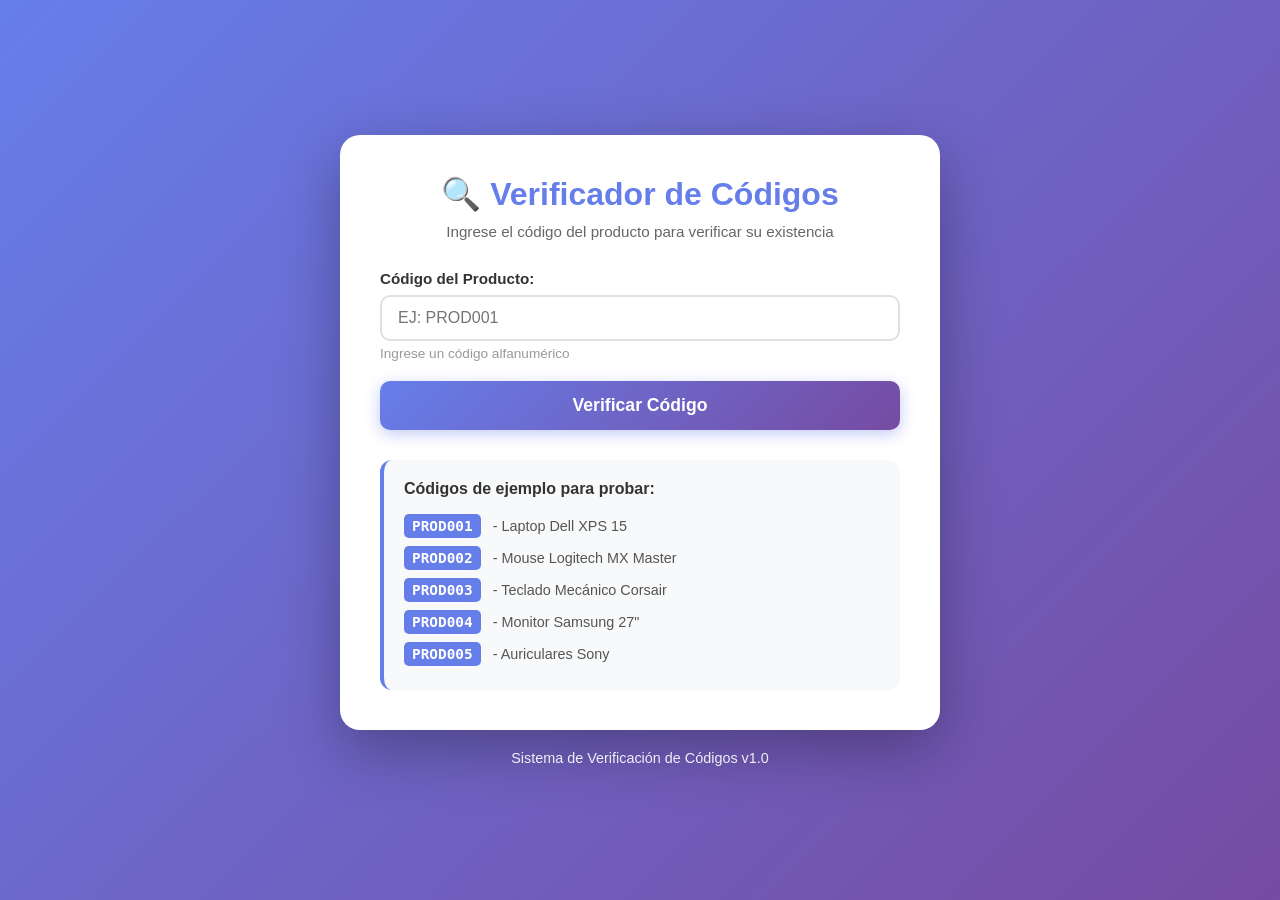
<file: index.html>
<!DOCTYPE html>
<html lang="es">
<head>
    <meta charset="UTF-8">
    <meta name="viewport" content="width=device-width, initial-scale=1.0">
    <title>Verificador de Códigos de Producto</title>
    <link rel="stylesheet" href="estilos.css">
</head>
<body>
    <div class="container">
        <div class="card">
            <div class="header">
                <h1>🔍 Verificador de Códigos</h1>
                <p class="subtitle">Ingrese el código del producto para verificar su existencia</p>
            </div>
            
            <form action="verificarCodigo" method="POST" class="form-verificador">
                <div class="input-group">
                    <label for="codigo">Código del Producto:</label>
                    <input 
                        type="text" 
                        id="codigo" 
                        name="codigo" 
                        placeholder="Ej: PROD001" 
                        required
                        pattern="[A-Za-z0-9]+"
                        title="Solo letras y números"
                        maxlength="50"
                    >
                    <small class="hint">Ingrese un código alfanumérico</small>
                </div>
                
                <button type="submit" class="btn-enviar">
                    Verificar Código
                </button>
            </form>
            
            <div class="info-section">
                <h3>Códigos de ejemplo para probar:</h3>
                <ul class="codigo-list">
                    <li><code>PROD001</code> - Laptop Dell XPS 15</li>
                    <li><code>PROD002</code> - Mouse Logitech MX Master</li>
                    <li><code>PROD003</code> - Teclado Mecánico Corsair</li>
                    <li><code>PROD004</code> - Monitor Samsung 27"</li>
                    <li><code>PROD005</code> - Auriculares Sony</li>
                </ul>
            </div>
        </div>
        
        <footer class="footer">
            <p>Sistema de Verificación de Códigos v1.0</p>
        </footer>
    </div>
</body>
</html>
</file>
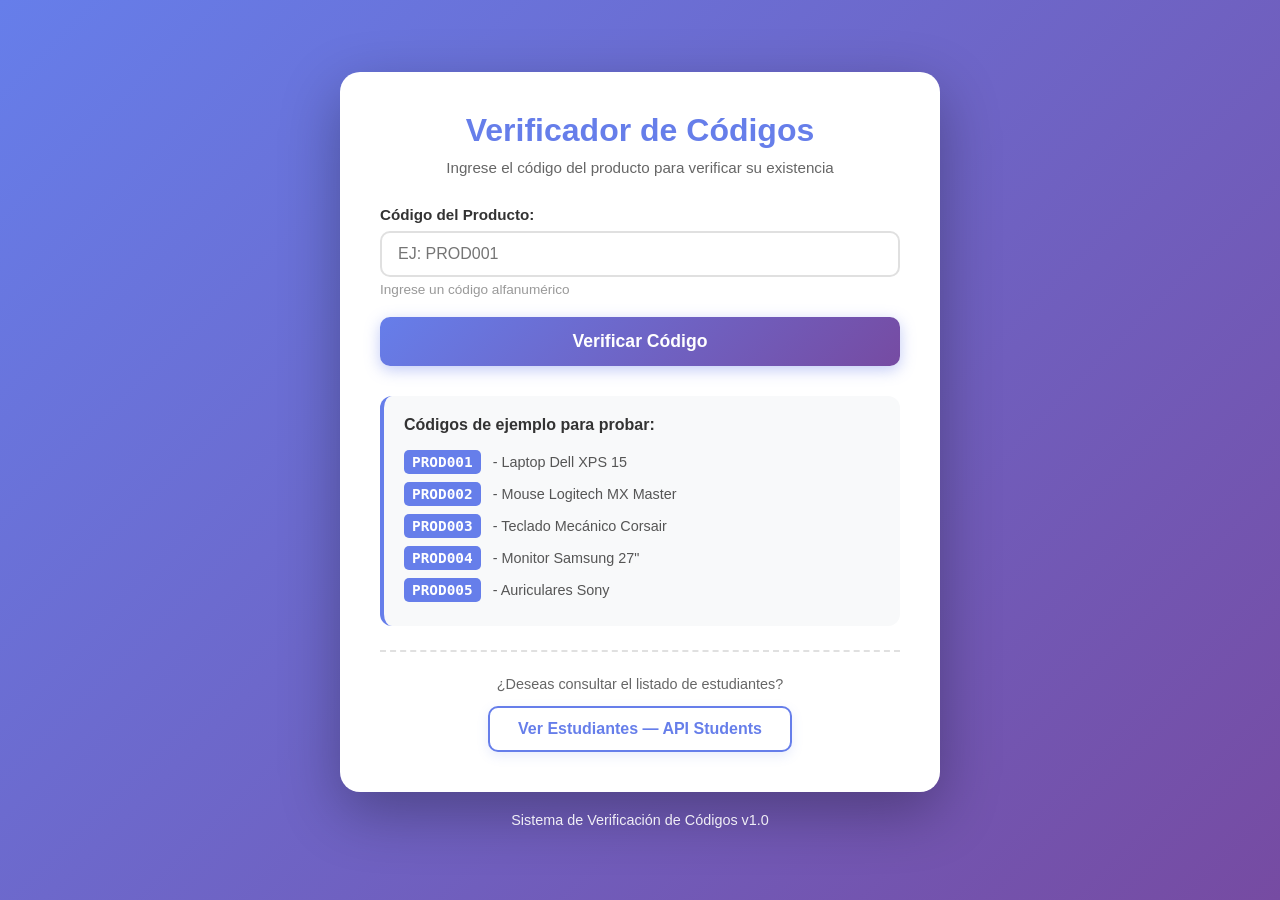
<file: src/main/webapp/index.html>
<!DOCTYPE html>
<html lang="es">
<head>
    <meta charset="UTF-8">
    <meta http-equiv="Content-Type" content="text/html; charset=UTF-8">
    <meta name="viewport" content="width=device-width, initial-scale=1.0">
    <title>Verificador de C&oacute;digos de Producto</title>
    <link rel="stylesheet" href="estilos.css">
</head>
<body>
    <div class="container">
        <div class="card">
            <div class="header">
                <h1>Verificador de C&oacute;digos</h1>
                <p class="subtitle">Ingrese el c&oacute;digo del producto para verificar su existencia</p>
            </div>

            <form action="verificarCodigo" method="POST" class="form-verificador">
                <div class="input-group">
                    <label for="codigo">C&oacute;digo del Producto:</label>
                    <input
                        type="text"
                        id="codigo"
                        name="codigo"
                        placeholder="Ej: PROD001"
                        required
                        pattern="[A-Za-z0-9]+"
                        title="Solo letras y n&uacute;meros"
                        maxlength="50"
                    >
                    <small class="hint">Ingrese un c&oacute;digo alfanum&eacute;rico</small>
                </div>

                <button type="submit" class="btn-enviar">
                    Verificar C&oacute;digo
                </button>
            </form>

            <div class="info-section">
                <h3>C&oacute;digos de ejemplo para probar:</h3>
                <ul class="codigo-list">
                    <li><code>PROD001</code> - Laptop Dell XPS 15</li>
                    <li><code>PROD002</code> - Mouse Logitech MX Master</li>
                    <li><code>PROD003</code> - Teclado Mec&aacute;nico Corsair</li>
                    <li><code>PROD004</code> - Monitor Samsung 27"</li>
                    <li><code>PROD005</code> - Auriculares Sony</li>
                </ul>
            </div>

            <div style="margin-top: 24px; padding-top: 24px; border-top: 2px dashed #e0e0e0; text-align: center;">
                <p style="color: #666; font-size: 0.9rem; margin-bottom: 14px;">
                    &iquest;Deseas consultar el listado de estudiantes?
                </p>
                <a href="estudiantes.html" class="btn-api">
                    Ver Estudiantes &mdash; API Students
                </a>
            </div>
        </div>

        <footer class="footer">
            <p>Sistema de Verificaci&oacute;n de C&oacute;digos v1.0</p>
        </footer>
    </div>
</body>
</html>
</file>
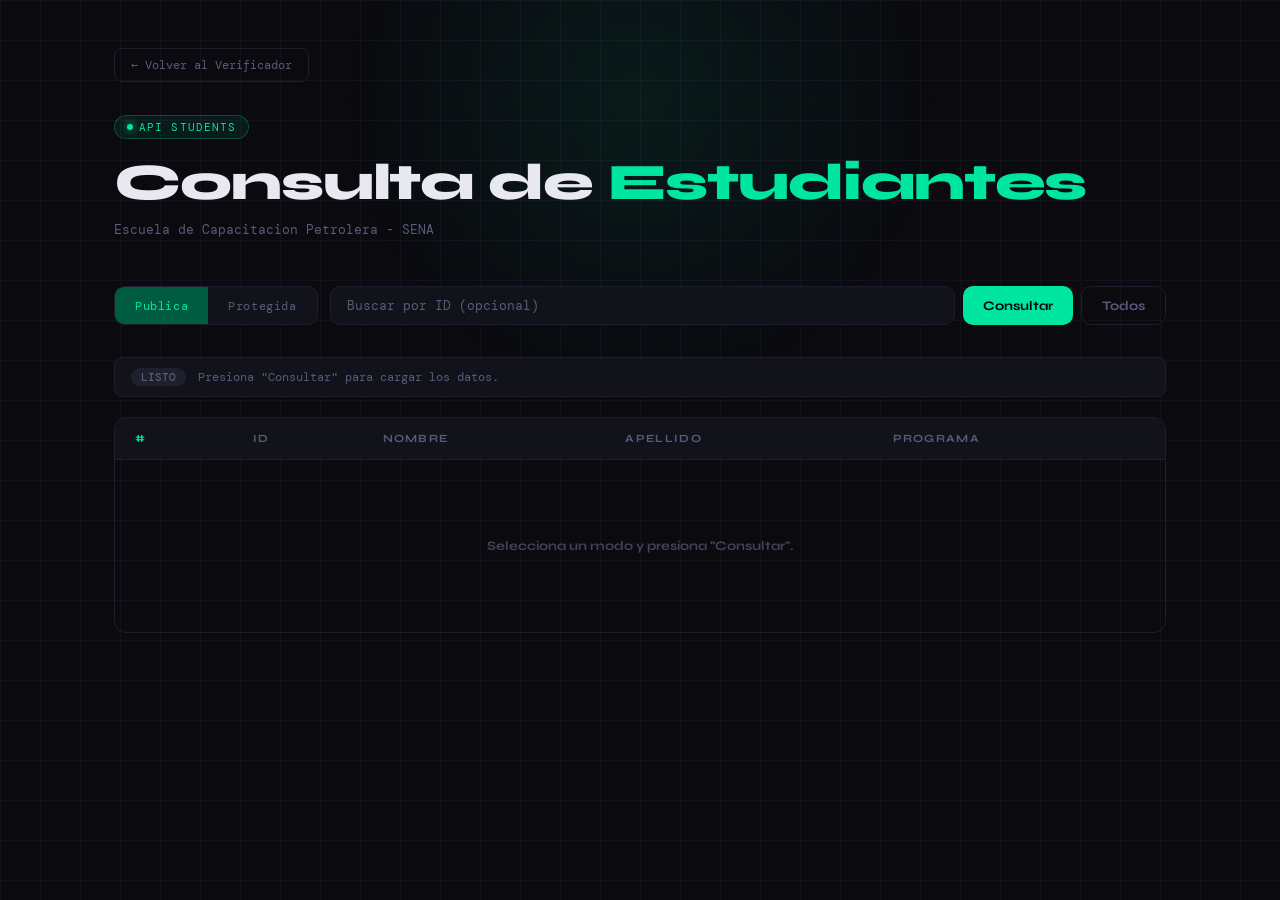
<file: src/main/webapp/estudiantes.html>
<!DOCTYPE html>
<html lang="es">
<head>
  <meta charset="UTF-8" />
  <meta name="viewport" content="width=device-width, initial-scale=1.0"/>
  <title>API Students — Consulta</title>
  <link href="https://fonts.googleapis.com/css2?family=Syne:wght@400;600;700;800&family=DM+Mono:wght@300;400;500&display=swap" rel="stylesheet"/>
  <style>
    *, *::before, *::after { box-sizing: border-box; margin: 0; padding: 0; }

    :root {
      --bg: #0a0a0f;
      --surface: #12121a;
      --border: #1e1e2e;
      --accent: #00e5a0;
      --accent2: #005c41;
      --text: #e8e8f0;
      --muted: #5a5a7a;
      --error: #ff4d6d;
      --warn: #ffd166;
    }

    body {
      background: var(--bg);
      color: var(--text);
      font-family: 'DM Mono', monospace;
      min-height: 100vh;
      overflow-x: hidden;
    }

    body::before {
      content: '';
      position: fixed;
      inset: 0;
      background-image:
        linear-gradient(var(--border) 1px, transparent 1px),
        linear-gradient(90deg, var(--border) 1px, transparent 1px);
      background-size: 40px 40px;
      opacity: 0.4;
      pointer-events: none;
      z-index: 0;
    }

    body::after {
      content: '';
      position: fixed;
      top: -200px;
      left: 50%;
      transform: translateX(-50%);
      width: 600px;
      height: 600px;
      background: radial-gradient(circle, rgba(0,229,160,0.08) 0%, transparent 70%);
      pointer-events: none;
      z-index: 0;
    }

    .container {
      position: relative;
      z-index: 1;
      max-width: 1100px;
      margin: 0 auto;
      padding: 48px 24px 80px;
    }

    header { margin-bottom: 48px; animation: fadeDown 0.6s ease both; }

    .badge {
      display: inline-flex;
      align-items: center;
      gap: 6px;
      background: rgba(0,229,160,0.08);
      border: 1px solid rgba(0,229,160,0.25);
      border-radius: 99px;
      padding: 4px 12px;
      font-size: 11px;
      color: var(--accent);
      letter-spacing: 0.1em;
      text-transform: uppercase;
      margin-bottom: 16px;
    }

    .badge-dot {
      width: 6px; height: 6px;
      border-radius: 50%;
      background: var(--accent);
      box-shadow: 0 0 8px var(--accent);
      animation: pulse 2s infinite;
    }

    h1 {
      font-family: 'Syne', sans-serif;
      font-size: clamp(2rem, 5vw, 3.2rem);
      font-weight: 800;
      line-height: 1.1;
      letter-spacing: -0.02em;
    }

    h1 span { color: var(--accent); }
    .subtitle { margin-top: 10px; color: var(--muted); font-size: 13px; }

    .controls {
      display: flex;
      flex-wrap: wrap;
      gap: 12px;
      margin-bottom: 32px;
      animation: fadeDown 0.6s 0.1s ease both;
    }

    .tab-group {
      display: flex;
      background: var(--surface);
      border: 1px solid var(--border);
      border-radius: 10px;
      overflow: hidden;
    }

    .tab {
      padding: 10px 20px;
      font-family: 'DM Mono', monospace;
      font-size: 12px;
      letter-spacing: 0.05em;
      background: transparent;
      border: none;
      color: var(--muted);
      cursor: pointer;
      transition: all 0.2s;
    }

    .tab.active { background: var(--accent2); color: var(--accent); }
    .tab:hover:not(.active) { color: var(--text); }

    .search-wrap { display: flex; gap: 8px; flex: 1; min-width: 220px; }

    input[type="number"] {
      flex: 1;
      background: var(--surface);
      border: 1px solid var(--border);
      border-radius: 10px;
      color: var(--text);
      font-family: 'DM Mono', monospace;
      font-size: 13px;
      padding: 10px 16px;
      outline: none;
      transition: border-color 0.2s;
    }

    input[type="number"]:focus { border-color: var(--accent); }
    input[type="number"]::placeholder { color: var(--muted); }

    .btn {
      padding: 10px 20px;
      border-radius: 10px;
      border: none;
      font-family: 'Syne', sans-serif;
      font-size: 13px;
      font-weight: 700;
      cursor: pointer;
      transition: all 0.2s;
      white-space: nowrap;
    }

    .btn-primary { background: var(--accent); color: #000; }
    .btn-primary:hover { opacity: 0.85; transform: translateY(-1px); }
    .btn-outline { background: transparent; border: 1px solid var(--border); color: var(--muted); }
    .btn-outline:hover { border-color: var(--accent); color: var(--accent); }

    .btn-back {
      display: inline-flex;
      align-items: center;
      gap: 8px;
      padding: 8px 16px;
      border-radius: 8px;
      border: 1px solid var(--border);
      background: transparent;
      color: var(--muted);
      font-family: 'DM Mono', monospace;
      font-size: 12px;
      text-decoration: none;
      transition: all 0.2s;
      margin-bottom: 32px;
      animation: fadeDown 0.6s ease both;
    }

    .btn-back:hover { border-color: var(--accent); color: var(--accent); }

    .status-bar {
      display: flex;
      align-items: center;
      gap: 12px;
      padding: 10px 16px;
      background: var(--surface);
      border: 1px solid var(--border);
      border-radius: 8px;
      font-size: 12px;
      color: var(--muted);
      margin-bottom: 20px;
      animation: fadeDown 0.6s 0.15s ease both;
      min-height: 40px;
    }

    .pill {
      padding: 2px 10px;
      border-radius: 99px;
      font-size: 11px;
      font-weight: 500;
    }

    .pill-ok   { background: rgba(0,229,160,0.12);  color: var(--accent); }
    .pill-err  { background: rgba(255,77,109,0.12); color: var(--error);  }
    .pill-warn { background: rgba(255,209,102,0.1); color: var(--warn);   }
    .pill-idle { background: rgba(90,90,122,0.2);   color: var(--muted);  }

    .table-wrap {
      border: 1px solid var(--border);
      border-radius: 12px;
      overflow: hidden;
      animation: fadeUp 0.6s 0.2s ease both;
    }

    table { width: 100%; border-collapse: collapse; font-size: 13px; }

    thead { background: var(--surface); border-bottom: 1px solid var(--border); }

    th {
      padding: 14px 20px;
      text-align: left;
      font-family: 'Syne', sans-serif;
      font-size: 11px;
      font-weight: 700;
      letter-spacing: 0.12em;
      text-transform: uppercase;
      color: var(--muted);
    }

    th:first-child { color: var(--accent); }

    tbody tr {
      border-bottom: 1px solid var(--border);
      transition: background 0.15s;
    }

    tbody tr:last-child { border-bottom: none; }
    tbody tr:hover { background: rgba(0,229,160,0.03); }

    td { padding: 14px 20px; color: var(--text); }

    td:first-child {
      font-family: 'Syne', sans-serif;
      font-weight: 700;
      color: var(--accent);
      opacity: 0.7;
    }

    .program-badge {
      display: inline-block;
      padding: 2px 10px;
      border-radius: 99px;
      background: rgba(0,229,160,0.08);
      border: 1px solid rgba(0,229,160,0.2);
      color: var(--accent);
      font-size: 11px;
      letter-spacing: 0.05em;
    }

    .state-box { padding: 64px 20px; text-align: center; color: var(--muted); }
    .state-box .icon { font-size: 32px; margin-bottom: 12px; display: block; }
    .state-box p { font-size: 13px; }
    .state-box .hint { font-size: 11px; margin-top: 6px; opacity: 0.6; }

    .spinner {
      width: 32px; height: 32px;
      border: 2px solid var(--border);
      border-top-color: var(--accent);
      border-radius: 50%;
      animation: spin 0.7s linear infinite;
      margin: 0 auto 16px;
    }

    .table-footer {
      display: flex;
      justify-content: flex-end;
      padding: 10px 20px;
      background: var(--surface);
      border-top: 1px solid var(--border);
      font-size: 11px;
      color: var(--muted);
    }

    .table-footer span { color: var(--accent); font-weight: 600; }

    @keyframes rowIn {
      from { opacity: 0; transform: translateX(-8px); }
      to   { opacity: 1; transform: none; }
    }

    tbody tr { animation: rowIn 0.3s ease both; }
    tbody tr:nth-child(1)  { animation-delay: 0.00s; }
    tbody tr:nth-child(2)  { animation-delay: 0.04s; }
    tbody tr:nth-child(3)  { animation-delay: 0.08s; }
    tbody tr:nth-child(4)  { animation-delay: 0.12s; }
    tbody tr:nth-child(5)  { animation-delay: 0.16s; }
    tbody tr:nth-child(6)  { animation-delay: 0.20s; }
    tbody tr:nth-child(7)  { animation-delay: 0.24s; }
    tbody tr:nth-child(8)  { animation-delay: 0.28s; }
    tbody tr:nth-child(9)  { animation-delay: 0.32s; }
    tbody tr:nth-child(10) { animation-delay: 0.36s; }

    @keyframes fadeDown {
      from { opacity: 0; transform: translateY(-12px); }
      to   { opacity: 1; transform: none; }
    }

    @keyframes fadeUp {
      from { opacity: 0; transform: translateY(12px); }
      to   { opacity: 1; transform: none; }
    }

    @keyframes pulse {
      0%, 100% { opacity: 1; }
      50% { opacity: 0.3; }
    }

    @keyframes spin { to { transform: rotate(360deg); } }

    @media (max-width: 600px) {
      .controls { flex-direction: column; }
      th, td { padding: 12px 14px; }
    }
  </style>
</head>
<body>
<div class="container">

  <a href="index.html" class="btn-back">&#8592; Volver al Verificador</a>

  <header>
    <div class="badge">
      <div class="badge-dot"></div>
      API Students
    </div>
    <h1>Consulta de <span>Estudiantes</span></h1>
    <p class="subtitle">Escuela de Capacitacion Petrolera - SENA</p>
  </header>

  <div class="controls">
    <div class="tab-group">
      <button class="tab active" id="tabPublic" onclick="setMode('public')">Publica</button>
      <button class="tab" id="tabAuth" onclick="setMode('auth')">Protegida</button>
    </div>
    <div class="search-wrap">
      <input type="number" id="idInput" placeholder="Buscar por ID (opcional)" min="1"/>
      <button class="btn btn-primary" onclick="fetchData()">Consultar</button>
      <button class="btn btn-outline"  onclick="clearId()">Todos</button>
    </div>
  </div>

  <div class="status-bar" id="statusBar">
    <span class="pill pill-idle">LISTO</span>
    <span id="statusMsg">Presiona "Consultar" para cargar los datos.</span>
  </div>

  <div class="table-wrap">
    <table>
      <thead>
        <tr>
          <th>#</th>
          <th>ID</th>
          <th>Nombre</th>
          <th>Apellido</th>
          <th>Programa</th>
        </tr>
      </thead>
      <tbody id="tableBody">
        <tr>
          <td colspan="5">
            <div class="state-box">
              <p>Selecciona un modo y presiona "Consultar".</p>
            </div>
          </td>
        </tr>
      </tbody>
    </table>
    <div class="table-footer" id="tableFooter" style="display:none">
      Total: <span id="countSpan">0</span>&nbsp;registro(s)
    </div>
  </div>

</div>

<script>
  // Usa el proxy local del proyecto Spring para evitar problemas de CORS
  const PROXY = 'apiProxy';

  let currentMode = 'public';

  function setMode(mode) {
    currentMode = mode;
    document.getElementById('tabPublic').classList.toggle('active', mode === 'public');
    document.getElementById('tabAuth').classList.toggle('active', mode === 'auth');
  }

  function setStatus(type, msg) {
    const bar  = document.getElementById('statusBar');
    const pill = bar.querySelector('.pill');
    const txt  = document.getElementById('statusMsg');
    const map  = {
      ok:      ['pill-ok',   'OK'],
      err:     ['pill-err',  'ERROR'],
      loading: ['pill-warn', 'CARGANDO'],
      idle:    ['pill-idle', 'LISTO'],
    };
    pill.className   = 'pill ' + (map[type]?.[0] ?? 'pill-idle');
    pill.textContent = map[type]?.[1] ?? 'INFO';
    txt.textContent  = msg;
  }

  function showLoading() {
    document.getElementById('tableBody').innerHTML = `
      <tr><td colspan="5">
        <div class="state-box">
          <div class="spinner"></div>
          <p>Consultando API...</p>
        </div>
      </td></tr>`;
    document.getElementById('tableFooter').style.display = 'none';
  }

  function clearId() {
    document.getElementById('idInput').value = '';
    fetchData();
  }

  async function fetchData() {
    const id = document.getElementById('idInput').value.trim();

    // Construir URL hacia el proxy local (evita CORS)
    let url = PROXY + '?mode=' + currentMode;
    if (id) url += '&id=' + encodeURIComponent(id);

    setStatus('loading', 'Consultando via proxy: ' + url);
    showLoading();

    try {
      const res  = await fetch(url);
      const json = await res.json();

      if (!json.ok) throw new Error(json.error ?? 'La API devolvio ok: false');

      const rows = Array.isArray(json.data) ? json.data : [json.data];
      renderTable(rows);
      setStatus('ok', rows.length + ' registro(s) cargado(s) correctamente.');

    } catch (err) {
      document.getElementById('tableBody').innerHTML = `
        <tr><td colspan="5">
          <div class="state-box">
            <p style="color:var(--error)">${err.message}</p>
            <p class="hint">Revisa la consola del navegador para mas detalles (F12).</p>
          </div>
        </td></tr>`;
      document.getElementById('tableFooter').style.display = 'none';
      setStatus('err', 'Error: ' + err.message);
    }
  }

  function renderTable(rows) {
    const tbody  = document.getElementById('tableBody');
    const footer = document.getElementById('tableFooter');

    if (!rows || rows.length === 0) {
      tbody.innerHTML = `
        <tr><td colspan="5">
          <div class="state-box"><p>No se encontraron registros.</p></div>
        </td></tr>`;
      footer.style.display = 'none';
      return;
    }

    tbody.innerHTML = rows.map((s, i) => `
      <tr>
        <td>${i + 1}</td>
        <td>${s.id ?? '-'}</td>
        <td>${s.first_name ?? '-'}</td>
        <td>${s.last_name ?? '-'}</td>
        <td><span class="program-badge">${s.program ?? '-'}</span></td>
      </tr>`).join('');

    document.getElementById('countSpan').textContent = rows.length;
    footer.style.display = 'flex';
  }
</script>
</body>
</html>
</file>
<file: estilos.css>
/* ============================================
   Estilos CSS - estilos.css
   ============================================ */

/* Reset básico y configuración global */
* {
    margin: 0;
    padding: 0;
    box-sizing: border-box;
}

body {
    font-family: 'Segoe UI', Tahoma, Geneva, Verdana, sans-serif;
    background: linear-gradient(135deg, #667eea 0%, #764ba2 100%);
    min-height: 100vh;
    display: flex;
    justify-content: center;
    align-items: center;
    padding: 20px;
}

.container {
    width: 100%;
    max-width: 600px;
}

/* Tarjeta principal */
.card {
    background: white;
    border-radius: 20px;
    box-shadow: 0 20px 60px rgba(0, 0, 0, 0.3);
    padding: 40px;
    animation: slideIn 0.5s ease-out;
}

@keyframes slideIn {
    from {
        opacity: 0;
        transform: translateY(-30px);
    }
    to {
        opacity: 1;
        transform: translateY(0);
    }
}

/* Encabezado */
.header {
    text-align: center;
    margin-bottom: 30px;
}

.header h1 {
    color: #667eea;
    font-size: 2rem;
    margin-bottom: 10px;
}

.subtitle {
    color: #666;
    font-size: 0.95rem;
}

/* Formulario */
.form-verificador {
    margin-bottom: 30px;
}

.input-group {
    margin-bottom: 20px;
}

.input-group label {
    display: block;
    color: #333;
    font-weight: 600;
    margin-bottom: 8px;
    font-size: 0.95rem;
}

.input-group input {
    width: 100%;
    padding: 12px 16px;
    border: 2px solid #e0e0e0;
    border-radius: 10px;
    font-size: 1rem;
    transition: all 0.3s ease;
    text-transform: uppercase;
}

.input-group input:focus {
    outline: none;
    border-color: #667eea;
    box-shadow: 0 0 0 3px rgba(102, 126, 234, 0.1);
}

.hint {
    display: block;
    color: #999;
    font-size: 0.85rem;
    margin-top: 5px;
}

/* Botón enviar */
.btn-enviar {
    width: 100%;
    padding: 14px;
    background: linear-gradient(135deg, #667eea 0%, #764ba2 100%);
    color: white;
    border: none;
    border-radius: 10px;
    font-size: 1.1rem;
    font-weight: 600;
    cursor: pointer;
    transition: all 0.3s ease;
    box-shadow: 0 4px 15px rgba(102, 126, 234, 0.4);
}

.btn-enviar:hover {
    transform: translateY(-2px);
    box-shadow: 0 6px 20px rgba(102, 126, 234, 0.6);
}

.btn-enviar:active {
    transform: translateY(0);
}

/* Sección de información */
.info-section {
    background: #f8f9fa;
    padding: 20px;
    border-radius: 12px;
    border-left: 4px solid #667eea;
}

.info-section h3 {
    color: #333;
    font-size: 1rem;
    margin-bottom: 12px;
}

.codigo-list {
    list-style: none;
}

.codigo-list li {
    padding: 8px 0;
    color: #555;
    font-size: 0.9rem;
}

.codigo-list code {
    background: #667eea;
    color: white;
    padding: 4px 8px;
    border-radius: 5px;
    font-weight: 600;
    margin-right: 8px;
}

/* Resultado */
.resultado {
    text-align: center;
    padding: 25px;
    border-radius: 12px;
    margin-bottom: 20px;
    animation: fadeIn 0.5s ease-out;
}

@keyframes fadeIn {
    from { opacity: 0; }
    to { opacity: 1; }
}

.resultado.exito {
    background: linear-gradient(135deg, #11998e 0%, #38ef7d 100%);
    color: white;
}

.resultado.error {
    background: linear-gradient(135deg, #eb3349 0%, #f45c43 100%);
    color: white;
}

.resultado h2 {
    font-size: 1.5rem;
    margin-bottom: 10px;
}

.resultado p {
    font-size: 1.1rem;
}

.producto-info {
    background: rgba(255, 255, 255, 0.2);
    padding: 15px;
    border-radius: 8px;
    margin-top: 15px;
}

.btn-volver {
    display: inline-block;
    margin-top: 20px;
    padding: 10px 30px;
    background: white;
    color: #667eea;
    text-decoration: none;
    border-radius: 8px;
    font-weight: 600;
    transition: all 0.3s ease;
}

.btn-volver:hover {
    transform: translateY(-2px);
    box-shadow: 0 4px 12px rgba(0, 0, 0, 0.2);
}

/* Footer */
.footer {
    text-align: center;
    margin-top: 20px;
    color: white;
    font-size: 0.9rem;
    opacity: 0.9;
}

/* Responsive */
@media (max-width: 480px) {
    .card {
        padding: 25px;
    }
    
    .header h1 {
        font-size: 1.5rem;
    }
}
</file>
<file: src/main/webapp/estilos.css>
/* ============================================
   Estilos CSS - estilos.css
   ============================================ */

/* Reset básico y configuración global */
* {
    margin: 0;
    padding: 0;
    box-sizing: border-box;
}

body {
    font-family: 'Segoe UI', Tahoma, Geneva, Verdana, sans-serif;
    background: linear-gradient(135deg, #667eea 0%, #764ba2 100%);
    min-height: 100vh;
    display: flex;
    justify-content: center;
    align-items: center;
    padding: 20px;
}

.container {
    width: 100%;
    max-width: 600px;
}

/* Tarjeta principal */
.card {
    background: white;
    border-radius: 20px;
    box-shadow: 0 20px 60px rgba(0, 0, 0, 0.3);
    padding: 40px;
    animation: slideIn 0.5s ease-out;
}

@keyframes slideIn {
    from {
        opacity: 0;
        transform: translateY(-30px);
    }
    to {
        opacity: 1;
        transform: translateY(0);
    }
}

/* Encabezado */
.header {
    text-align: center;
    margin-bottom: 30px;
}

.header h1 {
    color: #667eea;
    font-size: 2rem;
    margin-bottom: 10px;
}

.subtitle {
    color: #666;
    font-size: 0.95rem;
}

/* Formulario */
.form-verificador {
    margin-bottom: 30px;
}

.input-group {
    margin-bottom: 20px;
}

.input-group label {
    display: block;
    color: #333;
    font-weight: 600;
    margin-bottom: 8px;
    font-size: 0.95rem;
}

.input-group input {
    width: 100%;
    padding: 12px 16px;
    border: 2px solid #e0e0e0;
    border-radius: 10px;
    font-size: 1rem;
    transition: all 0.3s ease;
    text-transform: uppercase;
}

.input-group input:focus {
    outline: none;
    border-color: #667eea;
    box-shadow: 0 0 0 3px rgba(102, 126, 234, 0.1);
}

.hint {
    display: block;
    color: #999;
    font-size: 0.85rem;
    margin-top: 5px;
}

/* Botón enviar */
.btn-enviar {
    width: 100%;
    padding: 14px;
    background: linear-gradient(135deg, #667eea 0%, #764ba2 100%);
    color: white;
    border: none;
    border-radius: 10px;
    font-size: 1.1rem;
    font-weight: 600;
    cursor: pointer;
    transition: all 0.3s ease;
    box-shadow: 0 4px 15px rgba(102, 126, 234, 0.4);
}

.btn-enviar:hover {
    transform: translateY(-2px);
    box-shadow: 0 6px 20px rgba(102, 126, 234, 0.6);
}

.btn-enviar:active {
    transform: translateY(0);
}

/* Sección de información */
.info-section {
    background: #f8f9fa;
    padding: 20px;
    border-radius: 12px;
    border-left: 4px solid #667eea;
}

.info-section h3 {
    color: #333;
    font-size: 1rem;
    margin-bottom: 12px;
}

.codigo-list {
    list-style: none;
}

.codigo-list li {
    padding: 8px 0;
    color: #555;
    font-size: 0.9rem;
}

.codigo-list code {
    background: #667eea;
    color: white;
    padding: 4px 8px;
    border-radius: 5px;
    font-weight: 600;
    margin-right: 8px;
}

/* Resultado */
.resultado {
    text-align: center;
    padding: 25px;
    border-radius: 12px;
    margin-bottom: 20px;
    animation: fadeIn 0.5s ease-out;
}

@keyframes fadeIn {
    from { opacity: 0; }
    to { opacity: 1; }
}

.resultado.exito {
    background: linear-gradient(135deg, #11998e 0%, #38ef7d 100%);
    color: white;
}

.resultado.error {
    background: linear-gradient(135deg, #eb3349 0%, #f45c43 100%);
    color: white;
}

.resultado h2 {
    font-size: 1.5rem;
    margin-bottom: 10px;
}

.resultado p {
    font-size: 1.1rem;
}

.producto-info {
    background: rgba(255, 255, 255, 0.2);
    padding: 15px;
    border-radius: 8px;
    margin-top: 15px;
}

.btn-volver {
    display: inline-block;
    margin-top: 20px;
    padding: 10px 30px;
    background: white;
    color: #667eea;
    text-decoration: none;
    border-radius: 8px;
    font-weight: 600;
    transition: all 0.3s ease;
}

.btn-volver:hover {
    transform: translateY(-2px);
    box-shadow: 0 4px 12px rgba(0, 0, 0, 0.2);
}

/* Botón API Students */
.btn-api {
    display: inline-block;
    padding: 12px 28px;
    background: white;
    color: #667eea;
    border: 2px solid #667eea;
    border-radius: 10px;
    font-size: 1rem;
    font-weight: 600;
    text-decoration: none;
    transition: all 0.3s ease;
    box-shadow: 0 4px 12px rgba(102, 126, 234, 0.15);
}

.btn-api:hover {
    background: linear-gradient(135deg, #667eea 0%, #764ba2 100%);
    color: white;
    transform: translateY(-2px);
    box-shadow: 0 6px 20px rgba(102, 126, 234, 0.4);
}

/* Footer */
.footer {
    text-align: center;
    margin-top: 20px;
    color: white;
    font-size: 0.9rem;
    opacity: 0.9;
}

/* Responsive */
@media (max-width: 480px) {
    .card {
        padding: 25px;
    }
    
    .header h1 {
        font-size: 1.5rem;
    }
}
</file>
